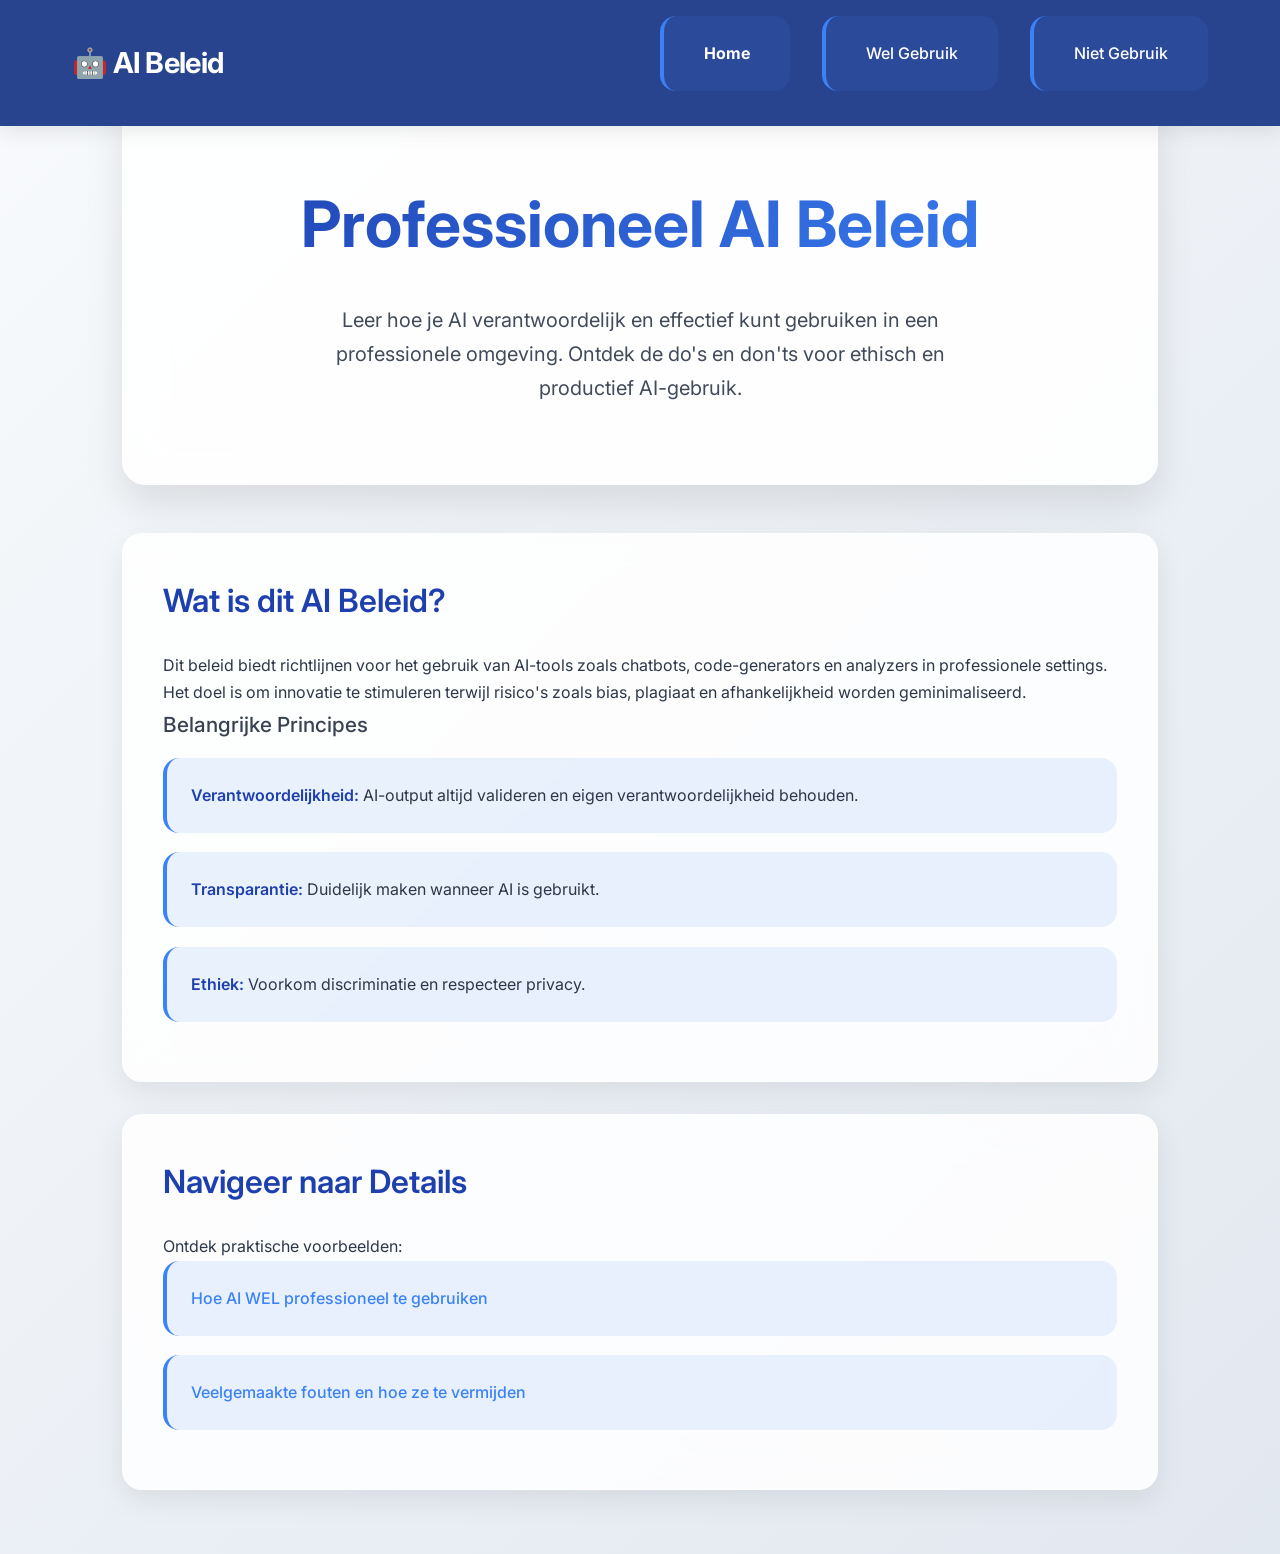
<file: consolix-oefen-opdracht-toine/main/html/index.html>
<!DOCTYPE html>
<html lang="nl">
<head>
  <meta charset="UTF-8">
  <meta name="viewport" content="width=device-width, initial-scale=1.0">
  <title>AI Beleid - Professioneel Gebruik van AI</title>
  <link rel="stylesheet" href="../css/style.css">
</head>
<body>
  <header>
    <nav>
      <div class="logo">🤖 AI Beleid</div>
      <ul>
        <li><a href="index.html">Home</a></li>
        <li><a href="dos.html">Wel Gebruik</a></li>
        <li><a href="donts.html">Niet Gebruik</a></li>
      </ul>
    </nav>
  </header>

  <main>
    <section class="hero">
      <h1>Professioneel AI Beleid</h1>
      <p>Leer hoe je AI verantwoordelijk en effectief kunt gebruiken in een professionele omgeving. Ontdek de do's en don'ts voor ethisch en productief AI-gebruik.</p>
    </section>

    <section class="section">
      <h2>Wat is dit AI Beleid?</h2>
      <p>Dit beleid biedt richtlijnen voor het gebruik van AI-tools zoals chatbots, code-generators en analyzers in professionele settings. Het doel is om innovatie te stimuleren terwijl risico's zoals bias, plagiaat en afhankelijkheid worden geminimaliseerd.</p>
      
      <h3>Belangrijke Principes</h3>
      <ul>
        <li><strong>Verantwoordelijkheid:</strong> AI-output altijd valideren en eigen verantwoordelijkheid behouden.</li>
        <li><strong>Transparantie:</strong> Duidelijk maken wanneer AI is gebruikt.</li>
        <li><strong>Ethiek:</strong> Voorkom discriminatie en respecteer privacy.</li>
      </ul>
    </section>

    <section class="section">
      <h2>Navigeer naar Details</h2>
      <p>Ontdek praktische voorbeelden:</p>
      <ul>
        <li><a href="dos.html">Hoe AI WEL professioneel te gebruiken</a></li>
        <li><a href="donts.html">Veelgemaakte fouten en hoe ze te vermijden</a></li>
      </ul>
    </section>
  </main>

 

  <script src="../js/script.js"></script>
</body>
</html>
</file>
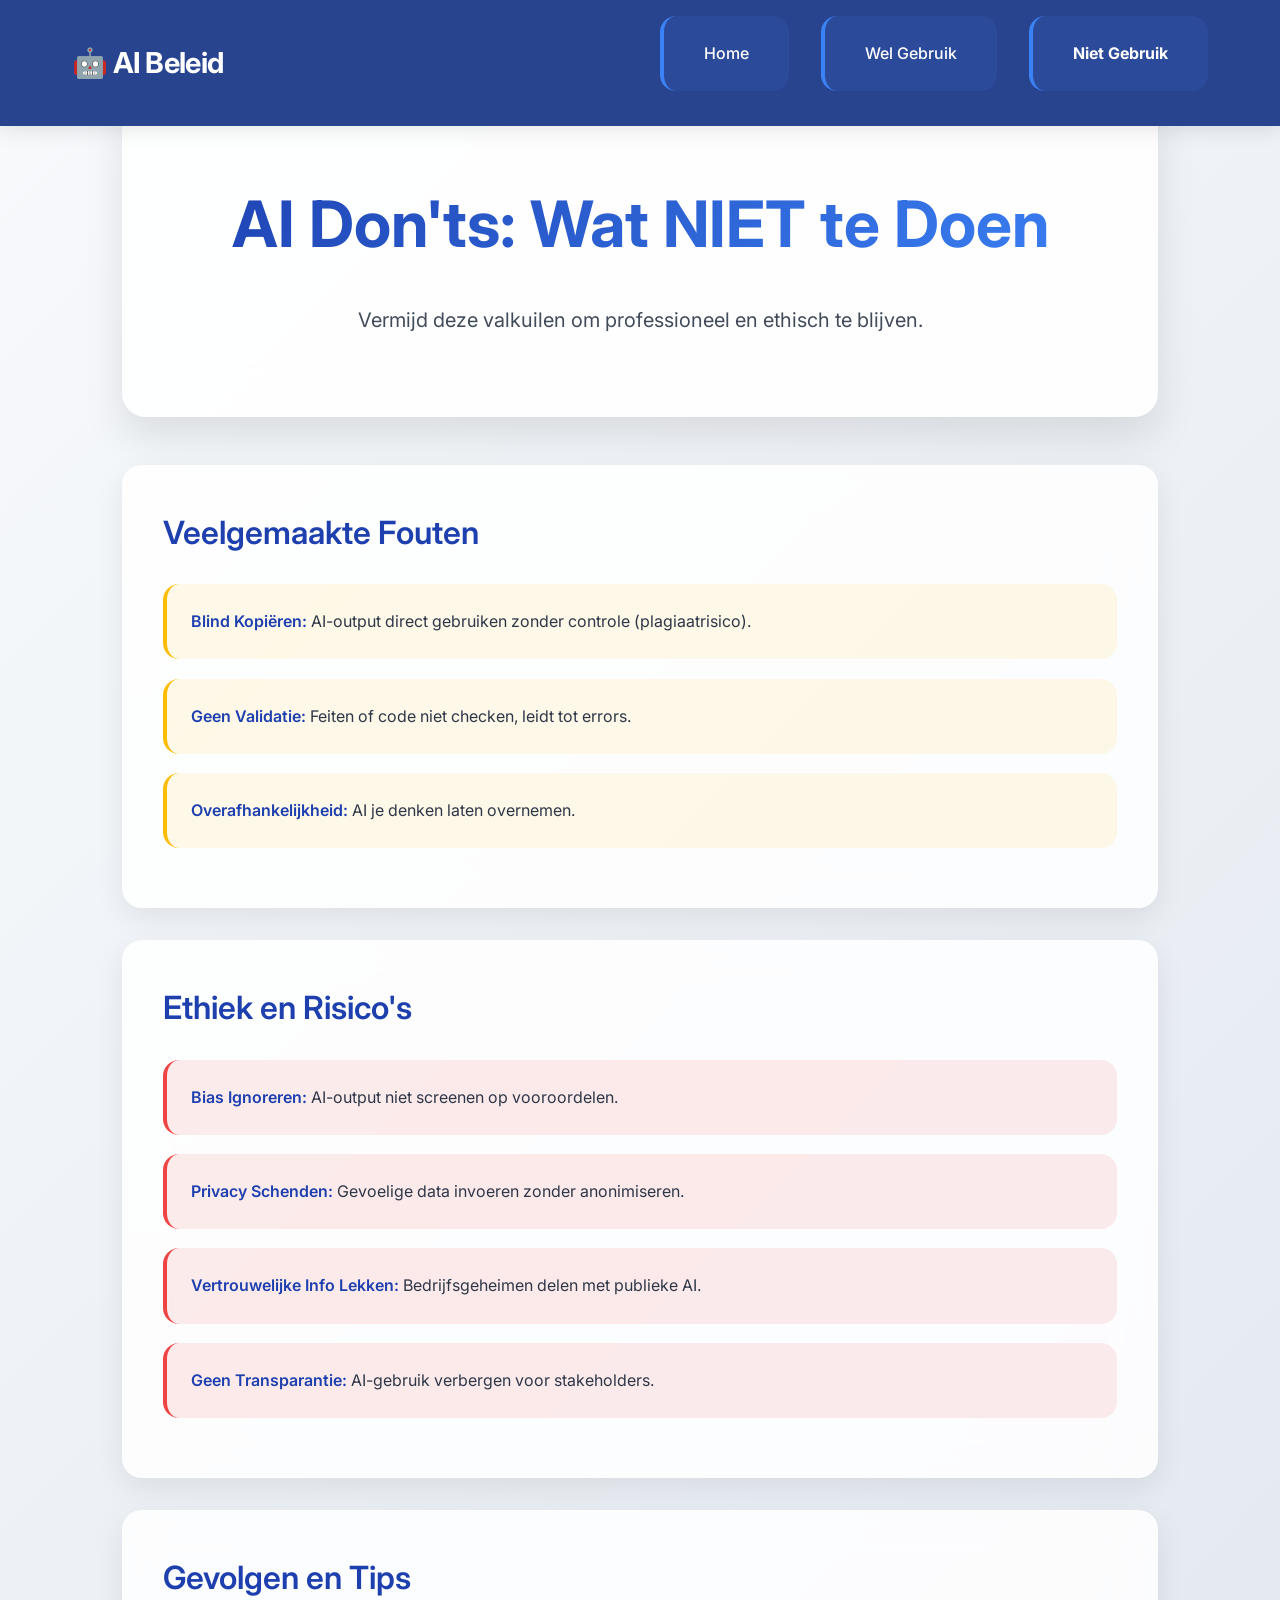
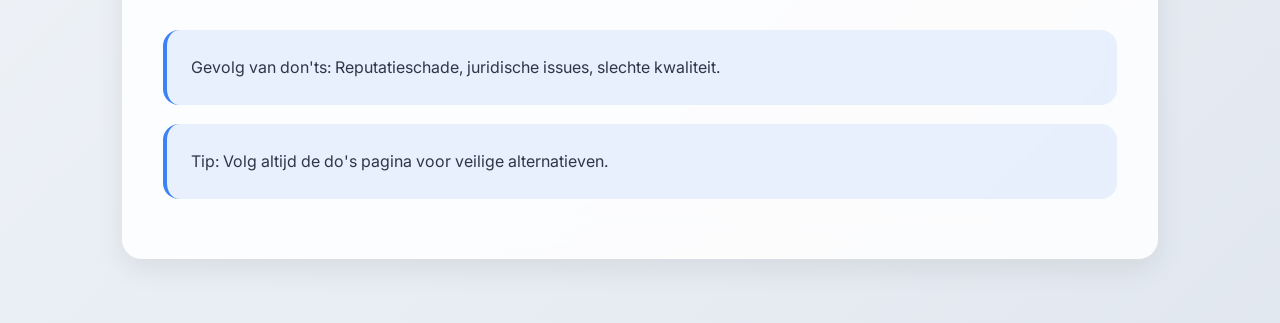
<file: consolix-oefen-opdracht-toine/main/html/donts.html>
<!DOCTYPE html>
<html lang="nl">
<head>
  <meta charset="UTF-8">
  <meta name="viewport" content="width=device-width, initial-scale=1.0">
  <title>AI Don'ts - Valkuilen Vermijden</title>
  <link rel="stylesheet" href="../css/style.css">
</head>
<body>
  <header>
    <nav>
      <div class="logo">🤖 AI Beleid</div>
      <ul>
        <li><a href="index.html">Home</a></li>
        <li><a href="dos.html">Wel Gebruik</a></li>
        <li><a href="donts.html">Niet Gebruik</a></li>
      </ul>
    </nav>
  </header>

  <main>
    <section class="hero">
      <h1>AI Don'ts: Wat NIET te Doen</h1>
      <p>Vermijd deze valkuilen om professioneel en ethisch te blijven.</p>
    </section>

    <section class="section">
      <h2>Veelgemaakte Fouten</h2>
      <ul class="warning">
        <li><strong>Blind Kopiëren:</strong> AI-output direct gebruiken zonder controle (plagiaatrisico).</li>
        <li><strong>Geen Validatie:</strong> Feiten of code niet checken, leidt tot errors.</li>
        <li><strong>Overafhankelijkheid:</strong> AI je denken laten overnemen.</li>
      </ul>
    </section>

    <section class="section">
      <h2>Ethiek en Risico's</h2>
      <ul class="danger">
        <li><strong>Bias Ignoreren:</strong> AI-output niet screenen op vooroordelen.</li>
        <li><strong>Privacy Schenden:</strong> Gevoelige data invoeren zonder anonimiseren.</li>
        <li><strong>Vertrouwelijke Info Lekken:</strong> Bedrijfsgeheimen delen met publieke AI.</li>
        <li><strong>Geen Transparantie:</strong> AI-gebruik verbergen voor stakeholders.</li>
      </ul>
    </section>

    <section class="section">
      <h2>Gevolgen en Tips</h2>
      <ul>
        <li>Gevolg van don'ts: Reputatieschade, juridische issues, slechte kwaliteit.</li>
        <li>Tip: Volg altijd de do's pagina voor veilige alternatieven.</li>
      </ul>
    </section>
  </main>


  <script src="../js/script.js"></script>
</body>
</html>
</file>
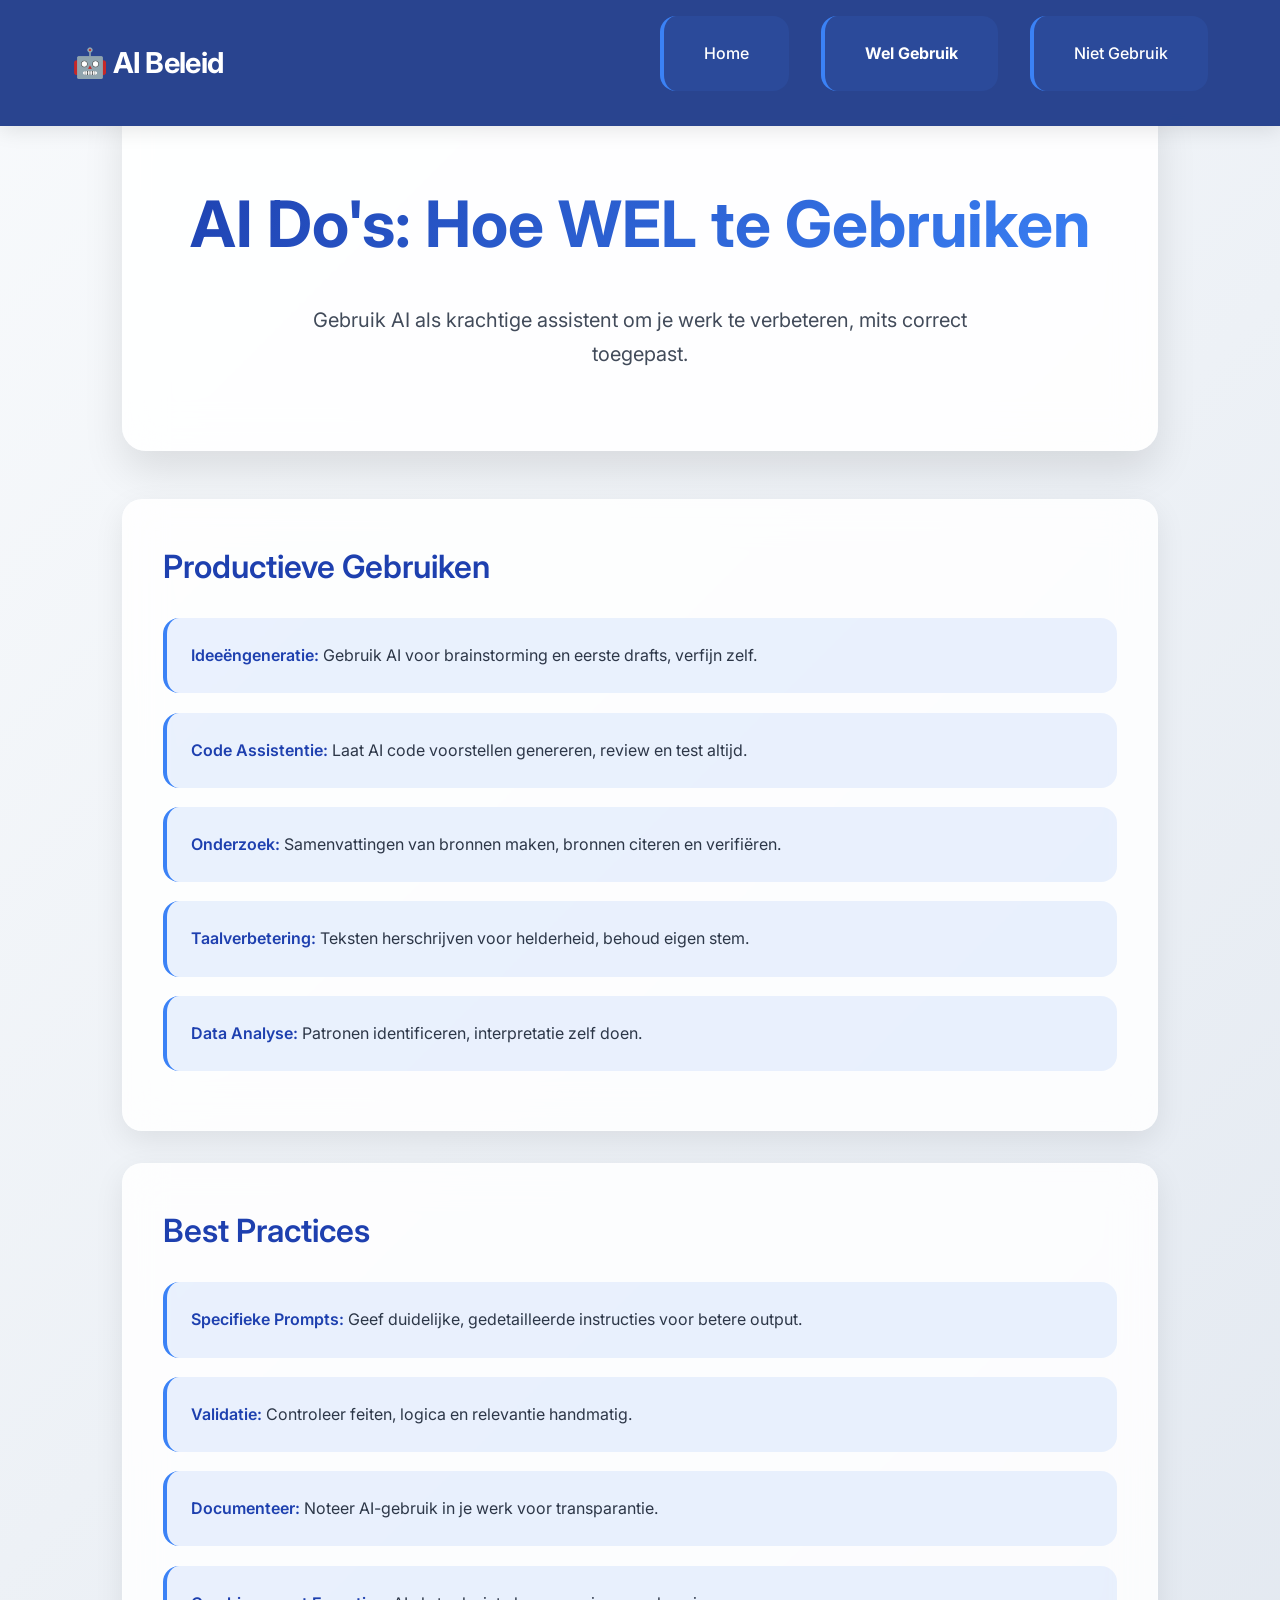
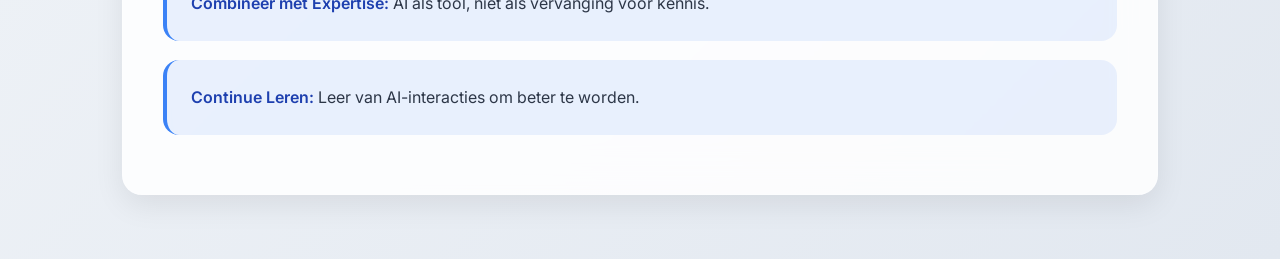
<file: consolix-oefen-opdracht-toine/main/html/dos.html>
<!DOCTYPE html>
<html lang="nl">
<head>
  <meta charset="UTF-8">
  <meta name="viewport" content="width=device-width, initial-scale=1.0">
  <title>AI Do's - Professioneel Gebruik</title>
  <link rel="stylesheet" href="../css/style.css">
</head>
<body>
  <header>
    <nav>
      <div class="logo">🤖 AI Beleid</div>
      <ul>
        <li><a href="index.html">Home</a></li>
        <li><a href="dos.html">Wel Gebruik</a></li>
        <li><a href="donts.html">Niet Gebruik</a></li>
      </ul>
    </nav>
  </header>

  <main>
    <section class="hero">
      <h1>AI Do's: Hoe WEL te Gebruiken</h1>
      <p>Gebruik AI als krachtige assistent om je werk te verbeteren, mits correct toegepast.</p>
    </section>

    <section class="section">
      <h2>Productieve Gebruiken</h2>
      <ul>
        <li><strong>Ideeëngeneratie:</strong> Gebruik AI voor brainstorming en eerste drafts, verfijn zelf.</li>
        <li><strong>Code Assistentie:</strong> Laat AI code voorstellen genereren, review en test altijd.</li>
        <li><strong>Onderzoek:</strong> Samenvattingen van bronnen maken, bronnen citeren en verifiëren.</li>
        <li><strong>Taalverbetering:</strong> Teksten herschrijven voor helderheid, behoud eigen stem.</li>
        <li><strong>Data Analyse:</strong> Patronen identificeren, interpretatie zelf doen.</li>
      </ul>
    </section>

    <section class="section">
      <h2>Best Practices</h2>
      <ul>
        <li><strong>Specifieke Prompts:</strong> Geef duidelijke, gedetailleerde instructies voor betere output.</li>
        <li><strong>Validatie:</strong> Controleer feiten, logica en relevantie handmatig.</li>
        <li><strong>Documenteer:</strong> Noteer AI-gebruik in je werk voor transparantie.</li>
        <li><strong>Combineer met Expertise:</strong> AI als tool, niet als vervanging voor kennis.</li>
        <li><strong>Continue Leren:</strong> Leer van AI-interacties om beter te worden.</li>
      </ul>
    </section>
  </main>

  <script src="../js/script.js"></script>
</body>
</html>
</file>
<file: consolix-oefen-opdracht-toine/main/css/style.css>
/* Cleaner & More Beautiful AI Policy Styles */
@import url('https://fonts.googleapis.com/css2?family=Inter:wght@300;400;500;600;700&display=swap');

* {
  margin: 0;
  padding: 0;
  box-sizing: border-box;
}

body {
  font-family: 'Inter', sans-serif;
  line-height: 1.7;
  color: #2d3748;
  background: linear-gradient(135deg, #f8fafc 0%, #e2e8f0 100%);
  min-height: 100vh;
}

header {
  background: rgba(30, 58, 138, 0.95);
  backdrop-filter: blur(10px);
  color: white;
  padding: 1rem 0;
  position: fixed;
  width: 100%;
  top: 0;
  z-index: 1000;
  box-shadow: 0 4px 20px rgba(0,0,0,0.1);
}

nav {
  max-width: 1200px;
  margin: 0 auto;
  display: flex;
  justify-content: space-between;
  align-items: center;
  padding: 0 2rem;
}

.logo {
  font-size: 1.8rem;
  font-weight: 700;
  letter-spacing: -0.025em;
}

nav ul {
  display: flex;
  list-style: none;
  gap: 2rem;
}

nav ul li a {
  color: white;
  text-decoration: none;
  font-weight: 500;
  padding: 0.5rem 1rem;
  border-radius: 8px;
  transition: all 0.3s ease;
  position: relative;
}

nav ul li a:hover {
  background: rgba(255,255,255,0.1);
  transform: translateY(-1px);
}

main {
  margin-top: 90px;
  max-width: 1100px;
  margin: 90px auto 4rem;
  padding: 0 2rem;
}

.hero {
  text-align: center;
  padding: 5rem 2rem;
  background: rgba(255,255,255,0.9);
  backdrop-filter: blur(20px);
  border-radius: 24px;
  margin-bottom: 3rem;
  box-shadow: 0 20px 40px rgba(0,0,0,0.1);
  transform: translateY(0);
  transition: transform 0.3s ease;
}

.hero:hover {
  transform: translateY(-5px);
}

.hero h1 {
  font-size: clamp(2.5rem, 5vw, 4rem);
  font-weight: 700;
  margin-bottom: 1.5rem;
  background: linear-gradient(135deg, #1e40af, #3b82f6);
  -webkit-background-clip: text;
  -webkit-text-fill-color: transparent;
  background-clip: text;
}

.hero p {
  font-size: 1.25rem;
  max-width: 700px;
  margin: 0 auto;
  opacity: 0.9;
  font-weight: 400;
}

.section {
  background: rgba(255,255,255,0.85);
  backdrop-filter: blur(20px);
  padding: 2.5rem;
  margin-bottom: 2rem;
  border-radius: 20px;
  box-shadow: 0 10px 30px rgba(0,0,0,0.08);
  border: 1px solid rgba(255,255,255,0.2);
  transition: all 0.3s ease;
}

.section:hover {
  transform: translateY(-4px);
  box-shadow: 0 20px 40px rgba(0,0,0,0.12);
}

.section h2 {
  color: #1e40af;
  margin-bottom: 1.5rem;
  font-size: 2rem;
  font-weight: 600;
}

.section h3 {
  color: #374151;
  margin-bottom: 1rem;
  font-size: 1.3rem;
  font-weight: 500;
}

ul {
  list-style: none;
  padding-left: 0;
}

ul li {
  background: rgba(59, 130, 246, 0.1);
  margin-bottom: 1.2rem;
  padding: 1.5rem;
  border-radius: 16px;
  border-left: 4px solid #3b82f6;
  transition: all 0.3s ease;
  position: relative;
}

ul li:hover {
  background: rgba(59, 130, 246, 0.15);
  padding-left: 2rem;
}

ul li strong {
  color: #1e40af;
  font-weight: 600;
}

.warning li {
  background: rgba(251, 191, 36, 0.1);
  border-left-color: #fbbc04;
}

.warning li:hover {
  background: rgba(251, 191, 36, 0.15);
}

.danger li {
  background: rgba(239, 68, 68, 0.1);
  border-left-color: #ef4444;
}

.danger li:hover {
  background: rgba(239, 68, 68, 0.15);
}

a {
  color: #3b82f6;
  text-decoration: none;
  font-weight: 500;
}

a:hover {
  text-decoration: underline;
}

footer {
  text-align: center;
  padding: 3rem 2rem;
  background: rgba(30, 58, 138, 0.95);
  color: white;
  margin-top: 4rem;
  border-radius: 24px 24px 0 0;
  backdrop-filter: blur(10px);
}

@media (max-width: 768px) {
  nav {
    flex-direction: column;
    gap: 1rem;
    padding: 1rem 1.5rem;
  }

  nav ul {
    gap: 1rem;
  }

  main {
    padding: 0 1.5rem;
    margin-top: 110px;
  }

  .section {
    padding: 2rem 1.5rem;
  }
}
</file>
